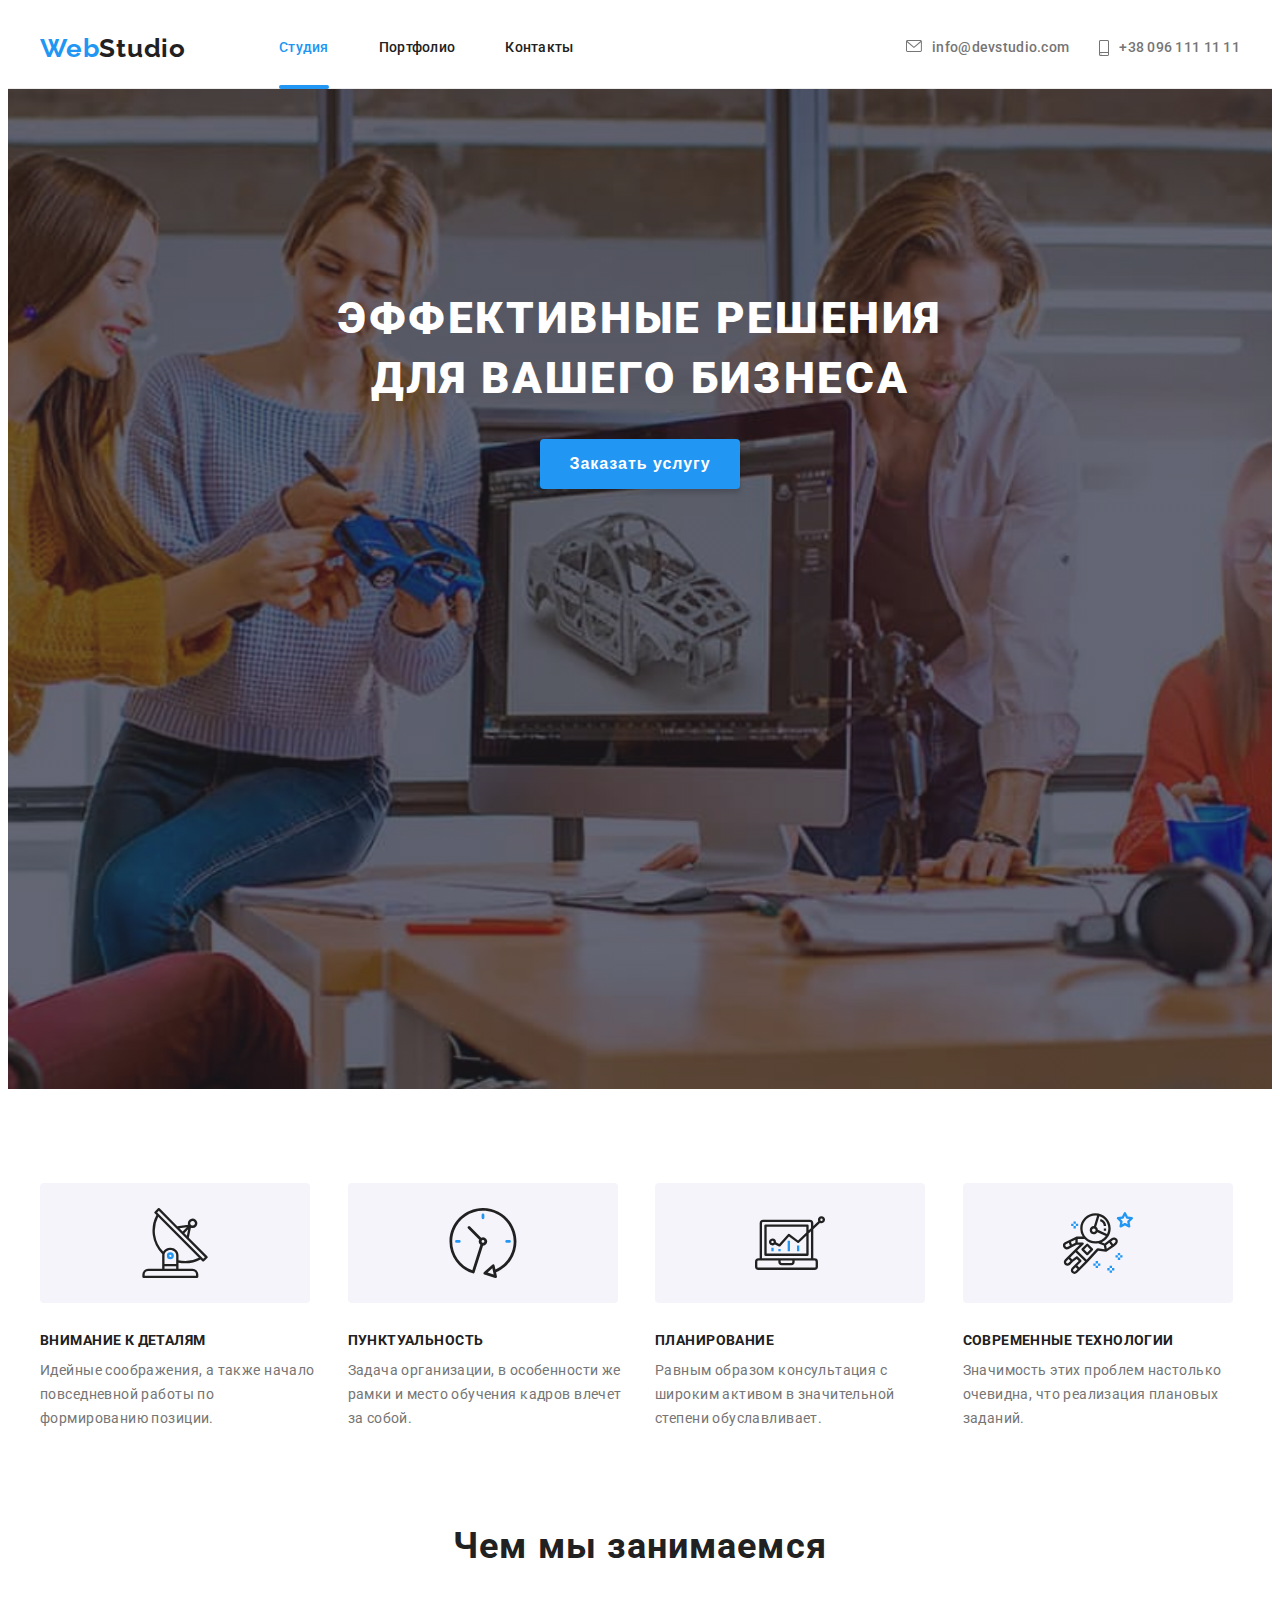
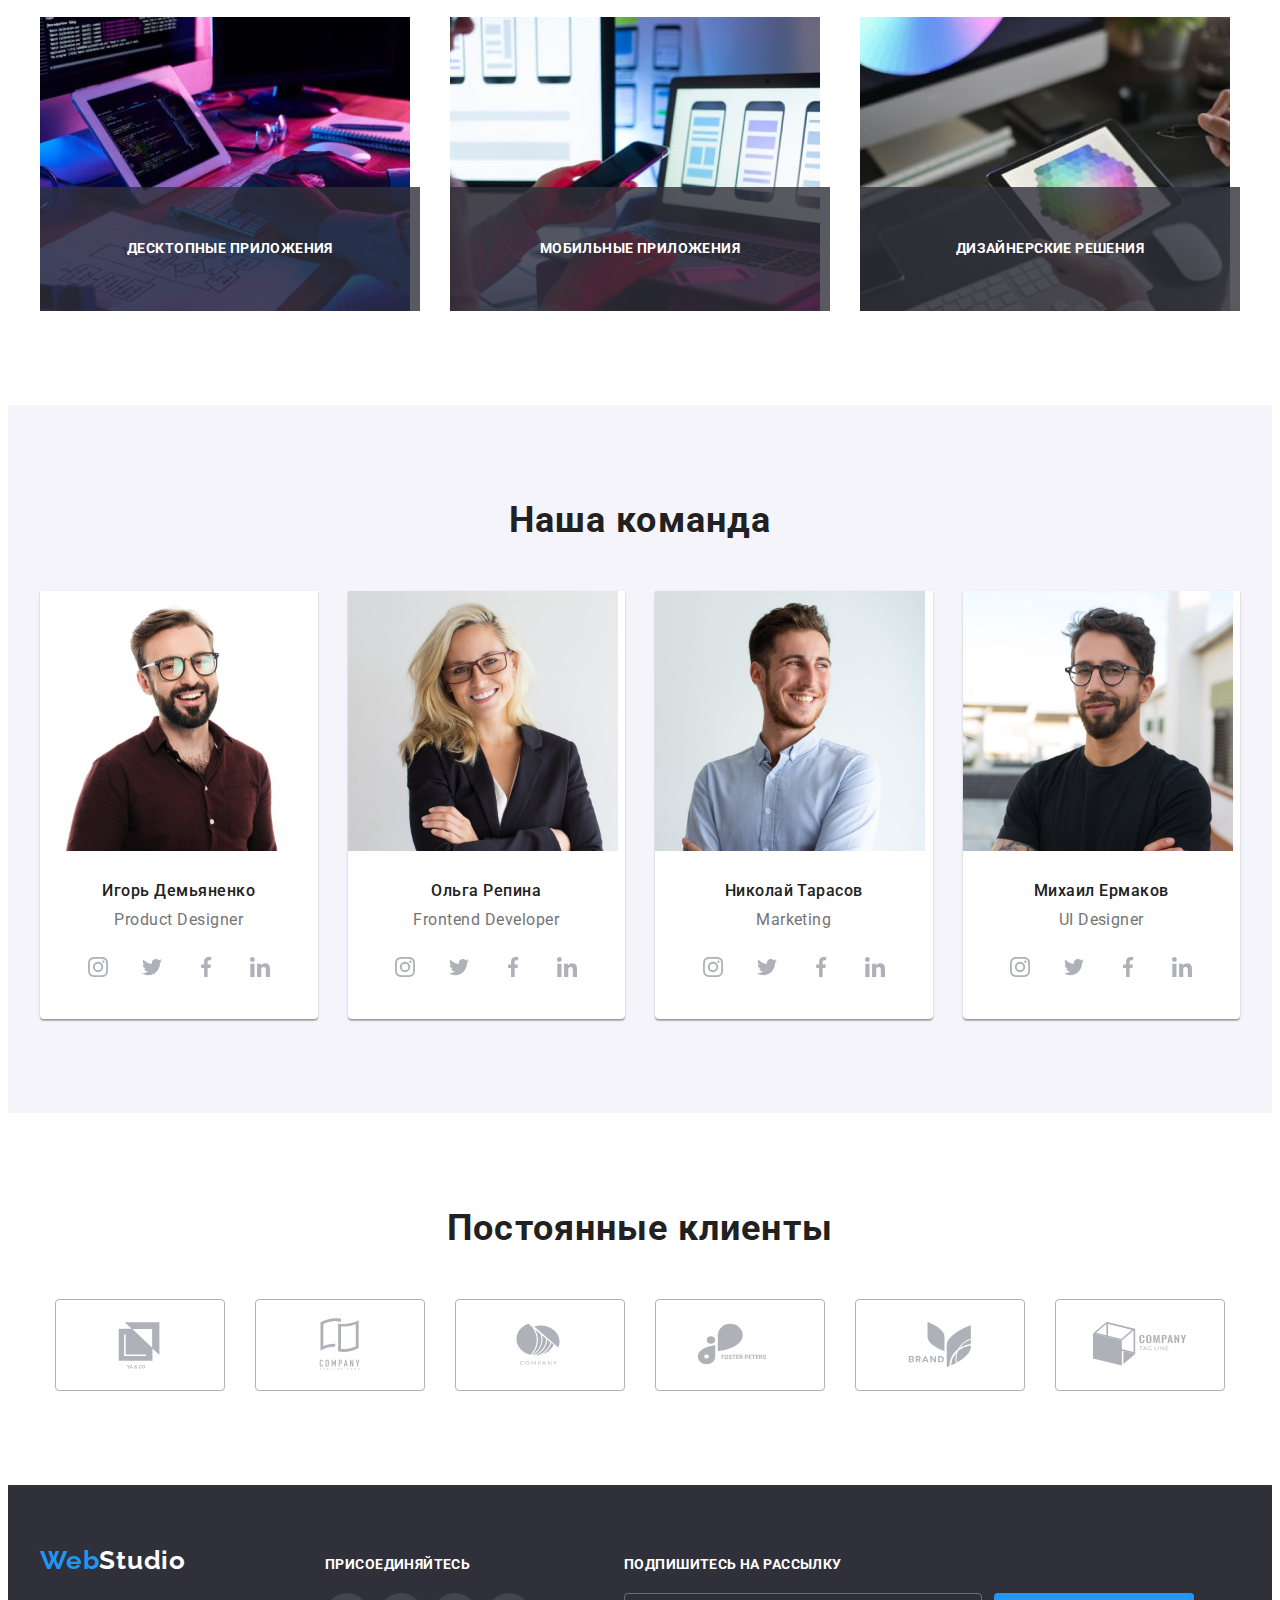
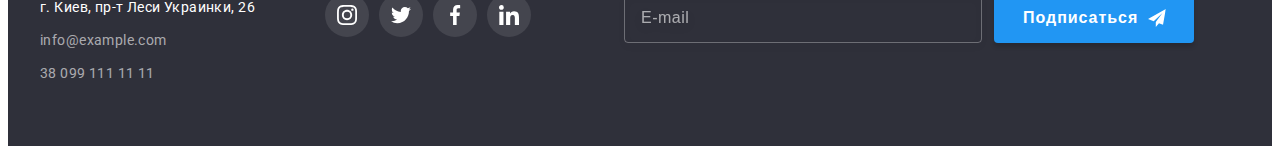
<file: index.html>
<!DOCTYPE html>
<html lang="ru">
  <head>
    <meta charset="UTF-8" />
    <meta http-equiv="X-UA-Compatible" content="IE=edge" />
    <meta name="viewport" content="width=device-width, initial-scale=1.0" />
    <link rel="preconnect" href="https://fonts.googleapis.com" />
    <link rel="preconnect" href="https://fonts.gstatic.com" crossorigin />
    <link
      href="https://fonts.googleapis.com/css2?family=Raleway:wght@700&family=Roboto:wght@400;500;700;900&display=swap"
      rel="stylesheet"
    />
    <title>WebStudio</title>
    <link
      rel="stylesheet"
      href="https://cdnjs.cloudflare.com/ajax/libs/modern-normalize/1.1.0/modern-normalize.min.css"
      integrity="sha512-wpPYUAdjBVSE4KJnH1VR1HeZfpl1ub8YT/NKx4PuQ5NmX2tKuGu6U/JRp5y+Y8XG2tV+wKQpNHVUX03MfMFn9Q=="
      crossorigin="anonymous"
      referrerpolicy="no-referrer"
    />
    <link rel="stylesheet" href="./css/main.min.css" />
  </head>
  <body>
    <!-- Header -->
    <header class="header">
      <div class="container">
        <a class="link logo header__logo" href="./index.html" lang="en"
          >Web<span class="header__logo-part">Studio</span></a
        >
        <nav class="header-navigation">
          <ul class="list header-list">
            <li class="header-list__item">
              <a
                class="link header-list__link header-list__link--current"
                href="./index.html"
                >Студия</a
              >
            </li>
            <li class="header-list__item">
              <a class="link header-list__link" href="./portfolio.html"
                >Портфолио</a
              >
            </li>
            <li class="header-list__item">
              <a class="link header-list__link" href="">Контакты</a>
            </li>
          </ul>
        </nav>
        <ul class="list header-contact">
          <li class="header-contact__point">
            <a
              class="link header-contact__link"
              href="mailto:info@devstudio.com"
            >
              <svg class="header-contact__icon" width="16" height="12">
                <use href="./images/icons.svg#icon-mail"></use>
              </svg>
              info@devstudio.com</a
            >
          </li>
          <li class="header-contact__point">
            <a class="link header-contact__link" href="tel:+380961111111"
              ><svg class="header-contact__icon" width="10" height="16">
                <use href="./images/icons.svg#icon-smartphone"></use>
              </svg>
              +38 096 111 11 11</a
            >
          </li>
        </ul>
      </div>
    </header>

    <main>
      <!-- section 1 - Hero  -->
      <section class="hero">
        <div class="container">
          <h1 class="hero__title">
            Эффективные решения <br />
            для вашего бизнеса
          </h1>
          <button type="button" class="btn hero__btn" data-modal-open>
            Заказать услугу
          </button>
        </div>
      </section>
      <!-- Section 2 - Benefits -->
      <section class="benefits">
        <div class="container">
          <h2 class="section-title visually-hidden">Наши преимущества</h2>
          <ul class="benefits-list list">
            <li class="benefits-item">
              <div class="benefits-icon-block">
                <svg class="benefits-icon-logo" width="70" height="70">
                  <use href="./images/icons.svg#icon-antenna-1"></use>
                </svg>
              </div>
              <h3 class="benefits-title">Внимание к деталям</h3>
              <p class="benefits-item-content">
                Идейные соображения, а также начало повседневной работы по
                формированию позиции.
              </p>
            </li>
            <li class="benefits-item">
              <div class="benefits-icon-block">
                <svg class="benefits-icon-logo" width="70" height="70">
                  <use href="./images/icons.svg#icon-clock-1"></use>
                </svg>
              </div>
              <h3 class="benefits-title">Пунктуальность</h3>
              <p class="benefits-item-content">
                Задача организации, в особенности же рамки и место обучения
                кадров влечет за собой.
              </p>
            </li>
            <li class="benefits-item">
              <div class="benefits-icon-block">
                <svg class="benefits-icon-logo" width="70" height="70">
                  <use href="./images/icons.svg#icon-diagram-1"></use>
                </svg>
              </div>
              <h3 class="benefits-title">Планирование</h3>
              <p class="benefits-item-content">
                Равным образом консультация с широким активом в значительной
                степени обуславливает.
              </p>
            </li>
            <li class="benefits-item">
              <div class="benefits-icon-block">
                <svg class="benefits-icon-logo" width="70" height="70">
                  <use href="./images/icons.svg#icon-astronaut-1"></use>
                </svg>
              </div>
              <h3 class="benefits-title">Современные технологии</h3>
              <p class="benefits-item-content">
                Значимость этих проблем настолько очевидна, что реализация
                плановых заданий.
              </p>
            </li>
          </ul>
        </div>
      </section>
      <!-- Section 3 - Work - What are we doing -->
      <section class="work">
        <div class="container">
          <h2 class="section-title">Чем мы занимаемся</h2>
          <ul class="work-list list">
            <li class="work-item">
              <a class="link" href="">
                <img
                  src="./images/about_work_img_1.jpg"
                  alt="Программист работает с блок-схемой"
                  width="370"
                />
                <p class="work-cover-text">Десктопные приложения</p>
              </a>
            </li>
            <li class="work-item">
              <a class="link" href="">
                <img
                  src="./images/about_work_img_2.jpg"
                  alt="Программист работает над мобильным приложением"
                  width="370"
                />
                <p class="work-cover-text">Мобильные приложения</p>
              </a>
            </li>
            <li class="work-item">
              <a class="link" href="">
                <img
                  src="./images/about_work_img_3.jpg"
                  alt="Дизайнер работает с палитрой цветов на планшете"
                  width="370"
                />
                <p class="work-cover-text">Дизайнерские решения</p>
              </a>
            </li>
          </ul>
        </div>
      </section>
      <!-- Section 4 - Our team -->
      <section class="team">
        <div class="container">
          <h2 class="section-title">Наша команда</h2>
          <ul class="list team-list">
            <li class="team-item">
              <img
                class="team-img"
                src="./images/our_team_img_1.jpg"
                alt="Фотография Игоря Демьяненко"
                width="270"
              />
              <div class="team-description">
                <h3 class="team-item-title">Игорь Демьяненко</h3>
                <p class="team-item-profession" lang="en">Product Designer</p>
                <ul class="social-list list">
                  <li class="social-list__item">
                    <a href="" class="social-list__link link">
                      <svg class="social-list__icon" width="20" height="20">
                        <use href="./images/icons.svg#icon-instagram-1"></use>
                      </svg>
                    </a>
                  </li>
                  <li class="social-list__item">
                    <a href="" class="social-list__link link">
                      <svg class="social-list__icon" width="20" height="20">
                        <use href="./images/icons.svg#icon-twitter-1"></use>
                      </svg>
                    </a>
                  </li>
                  <li class="social-list__item">
                    <a href="" class="social-list__link link">
                      <svg class="social-list__icon" width="20" height="20">
                        <use href="./images/icons.svg#icon-facebook-1"></use>
                      </svg>
                    </a>
                  </li>
                  <li class="social-list__item">
                    <a href="" class="social-list__link link">
                      <svg class="social-list__icon" width="20" height="20">
                        <use href="./images/icons.svg#icon-linkedin-1"></use>
                      </svg>
                    </a>
                  </li>
                </ul>
              </div>
            </li>
            <li class="team-item">
              <img
                class="team-img"
                src="./images/our_team_img_2.jpg"
                alt="Фотография Ольги Репиной"
                width="270"
              />
              <div class="team-description">
                <h3 class="team-item-title">Ольга Репина</h3>
                <p class="team-item-profession" lang="en">Frontend Developer</p>
                <ul class="social-list list">
                  <li class="social-list__item">
                    <a href="" class="social-list__link link">
                      <svg class="social-list__icon" width="20" height="20">
                        <use href="./images/icons.svg#icon-instagram-1"></use>
                      </svg>
                    </a>
                  </li>
                  <li class="social-list__item">
                    <a href="" class="social-list__link link">
                      <svg class="social-list__icon" width="20" height="20">
                        <use href="./images/icons.svg#icon-twitter-1"></use>
                      </svg>
                    </a>
                  </li>
                  <li class="social-list__item">
                    <a href="" class="social-list__link link">
                      <svg class="social-list__icon" width="20" height="20">
                        <use href="./images/icons.svg#icon-facebook-1"></use>
                      </svg>
                    </a>
                  </li>
                  <li class="social-list__item">
                    <a href="" class="social-list__link link">
                      <svg class="social-list__icon" width="20" height="20">
                        <use href="./images/icons.svg#icon-linkedin-1"></use>
                      </svg>
                    </a>
                  </li>
                </ul>
              </div>
            </li>
            <li class="team-item">
              <img
                class="team-img"
                src="./images/our_team_img_3.jpg"
                alt="Фотография Николая Тарасова"
                width="270"
              />
              <div class="team-description">
                <h3 class="team-item-title">Николай Тарасов</h3>
                <p class="team-item-profession" lang="en">Marketing</p>
                <ul class="social-list list">
                  <li class="social-list__item">
                    <a href="" class="social-list__link link">
                      <svg class="social-list__icon" width="20" height="20">
                        <use href="./images/icons.svg#icon-instagram-1"></use>
                      </svg>
                    </a>
                  </li>
                  <li class="social-list__item">
                    <a href="" class="social-list__link link">
                      <svg class="social-list__icon" width="20" height="20">
                        <use href="./images/icons.svg#icon-twitter-1"></use>
                      </svg>
                    </a>
                  </li>
                  <li class="social-list__item">
                    <a href="" class="social-list__link link">
                      <svg class="social-list__icon" width="20" height="20">
                        <use href="./images/icons.svg#icon-facebook-1"></use>
                      </svg>
                    </a>
                  </li>
                  <li class="social-list__item">
                    <a href="" class="social-list__link link">
                      <svg class="social-list__icon" width="20" height="20">
                        <use href="./images/icons.svg#icon-linkedin-1"></use>
                      </svg>
                    </a>
                  </li>
                </ul>
              </div>
            </li>
            <li class="team-item">
              <img
                class="team-img"
                src="./images/our_team_img_4.jpg"
                alt="Фотография Михаила Ермакова"
                width="270"
              />
              <div class="team-description">
                <h3 class="team-item-title">Михаил Ермаков</h3>
                <p class="team-item-profession" lang="en">UI Designer</p>
                <ul class="social-list list">
                  <li class="social-list__item">
                    <a href="" class="social-list__link link">
                      <svg class="social-list__icon" width="20" height="20">
                        <use href="./images/icons.svg#icon-instagram-1"></use>
                      </svg>
                    </a>
                  </li>
                  <li class="social-list__item">
                    <a href="" class="social-list__link link">
                      <svg class="social-list__icon" width="20" height="20">
                        <use href="./images/icons.svg#icon-twitter-1"></use>
                      </svg>
                    </a>
                  </li>
                  <li class="social-list__item">
                    <a href="" class="social-list__link link">
                      <svg class="social-list__icon" width="20" height="20">
                        <use href="./images/icons.svg#icon-facebook-1"></use>
                      </svg>
                    </a>
                  </li>
                  <li class="social-list__item">
                    <a href="" class="social-list__link link">
                      <svg class="social-list__icon" width="20" height="20">
                        <use href="./images/icons.svg#icon-linkedin-1"></use>
                      </svg>
                    </a>
                  </li>
                </ul>
              </div>
            </li>
          </ul>
        </div>
      </section>

      <!-- Section 5 - Our clients -->
      <section class="clients">
        <div class="container">
          <h2 class="section-title">Постоянные клиенты</h2>
          <ul class="clients-list list">
            <li class="clients-item">
              <a href="" class="clients-link link">
                <svg class="clients-icon" width="106" height="60">
                  <use href="./images/icons.svg#icon-logo1"></use>
                </svg>
              </a>
            </li>
            <li class="clients-item">
              <a href="" class="clients-link link">
                <svg class="clients-icon" width="106" height="60">
                  <use href="./images/icons.svg#icon-logo2"></use>
                </svg>
              </a>
            </li>
            <li class="clients-item">
              <a href="" class="clients-link link">
                <svg class="clients-icon" width="106" height="60">
                  <use href="./images/icons.svg#icon-logo3"></use>
                </svg>
              </a>
            </li>
            <li class="clients-item">
              <a href="" class="clients-link link">
                <svg class="clients-icon" width="106" height="60">
                  <use href="./images/icons.svg#icon-logo4"></use>
                </svg>
              </a>
            </li>
            <li class="clients-item">
              <a href="" class="clients-link link">
                <svg class="clients-icon" width="106" height="60">
                  <use href="./images/icons.svg#icon-logo5"></use>
                </svg>
              </a>
            </li>
            <li class="clients-item">
              <a href="" class="clients-link link">
                <svg class="clients-icon" width="106" height="60">
                  <use href="./images/icons.svg#icon-logo6"></use>
                </svg>
              </a>
            </li>
          </ul>
        </div>
      </section>
    </main>

    <!-- Footer -->
    <footer class="footer">
      <div class="container">
        <div class="footer-adress">
          <a class="link logo footer-adress__logo" href="./index.html" lang="en"
            >Web<span class="footer-adress__logo-part">Studio</span></a
          >
          <address class="footer-contact">
            <ul class="list footer-list">
              <li class="footer-list__item">
                <a
                  class="link footer-list__address"
                  href="https://goo.gl/maps/MbrSrdM2JUGR9XBEA"
                  target="_blank"
                  rel="noopener noreferrer"
                  >г. Киев, пр-т Леси Украинки, 26
                </a>
              </li>
              <li class="footer-list__item">
                <a class="link footer-list__mail" href="mailto:info@example.com"
                  >info@example.com
                </a>
              </li>
              <li class="footer-list__item">
                <a class="link footer-list__tel" href="tel:+380991111111"
                  >38 099 111 11 11</a
                >
              </li>
            </ul>
          </address>
        </div>
        <div class="footer-social">
          <h3 class="footer-title">присоединяйтесь</h3>
          <ul class="social-list list">
            <li class="social-list__item">
              <a href="" class="social-list__link footer__social-list link">
                <svg class="social-list__icon" width="20" height="20">
                  <use href="./images/icons.svg#icon-instagram-1"></use>
                </svg>
              </a>
            </li>
            <li class="social-list__item">
              <a href="" class="social-list__link footer__social-list link">
                <svg class="social-list__icon" width="20" height="20">
                  <use href="./images/icons.svg#icon-twitter-1"></use>
                </svg>
              </a>
            </li>
            <li class="social-list__item">
              <a href="" class="social-list__link footer__social-list link">
                <svg class="social-list__icon" width="20" height="20">
                  <use href="./images/icons.svg#icon-facebook-1"></use>
                </svg>
              </a>
            </li>
            <li class="social-list__item">
              <a href="" class="social-list__link footer__social-list link">
                <svg class="social-list__icon" width="20" height="20">
                  <use href="./images/icons.svg#icon-linkedin-1"></use>
                </svg>
              </a>
            </li>
          </ul>
        </div>
        <div class="footer-subscription">
          <h3 class="footer-title">Подпишитесь на рассылку</h3>
          <form class="subscription-form">
            <input
              class="subscription-form__input"
              type="email"
              placeholder="E-mail"
              name="form-subscription"
              required
              id="form-subscription"
            />
            <button type="submit" class="btn subscription-form__btn">
              Подписаться
              <svg class="subscription-form__icon-send" width="24" height="24">
                <use href="./images/icons.svg#icon-send"></use>
              </svg>
            </button>
          </form>
        </div>
      </div>
    </footer>

    <!-- Modal window -->
    <div class="backdrop is-hidden" data-modal>
      <div class="modal">
        <button type="button" class="modal__btn-close" data-modal-close>
          <svg class="modal__icon-close" width="18" height="18">
            <use href="./images/icons.svg#icon-close"></use>
          </svg>
        </button>
        <p class="modal__title">Оставьте свои данные, мы вам перезвоним</p>
        <form class="modal-form">
          <div class="modal-form__content">
            <label class="modal-form__input-text" for="form-user-name"
              >Имя</label
            >
            <div class="modal-form__input-wrap">
              <input
                class="modal-form__input"
                type="text"
                placeholder=""
                name="form-user-name"
                required
                minlength="3"
                id="form-user-name"
              />
              <svg class="modal-form__icon-input" width="18" height="18">
                <use href="./images/icons.svg#icon-person"></use>
              </svg>
            </div>
          </div>
          <div class="modal-form__content">
            <label class="modal-form__input-text" for="form-user-tel"
              >Телефон</label
            >
            <div class="modal-form__input-wrap">
              <input
                class="modal-form__input"
                type="text"
                placeholder=""
                name="form-user-tel"
                required
                minlength="3"
                id="form-user-tel"
              />
              <svg class="modal-form__icon-input" width="18" height="18">
                <use href="./images/icons.svg#icon-phone"></use>
              </svg>
            </div>
          </div>
          <div class="modal-form__content">
            <label class="modal-form__input-text" for="form-user-email"
              >Почта</label
            >
            <div class="modal-form__input-wrap">
              <input
                class="modal-form__input"
                type="text"
                placeholder=""
                name="form-user-email"
                required
                minlength="3"
                id="form-user-email"
              />
              <svg class="modal-form__icon-input" width="18" height="18">
                <use href="./images/icons.svg#icon-email"></use>
              </svg>
            </div>
          </div>
          <div class="modal-form__content-comment">
            <label class="modal-form__input-text" for="form-user-comment"
              >Комментарий</label
            >
            <textarea
              class="modal-form__user-comment"
              name="form-user-comment"
              id="form-user-comment"
              placeholder="Введите текст"
            ></textarea>
          </div>

          <div class="modal-form__content-check">
            <input
              type="checkbox"
              class="modal-form__checkbox visually-hidden"
              id="modal-check"
              name="privacy-check"
            />
            <label for="modal-check" class="modal-form__check-text">
              <span class="modal-form__check-icon">
                <svg class="modal-form__pic-check" width="16" height="15">
                  <use href="./images/icons.svg#icon-check"></use>
                </svg>
              </span>
              Соглашаюсь с рассылкой и принимаю&nbsp;
              <a class="modal-form__privacy-link" href="">Условия договора</a>
            </label>
          </div>

          <button type="submit" class="btn modal-form-send__btn">
            Отправить
          </button>
        </form>
      </div>
    </div>
    <!-- Scripts -->
    <script src="./js/modal.js"></script>
  </body>
</html>
</file>
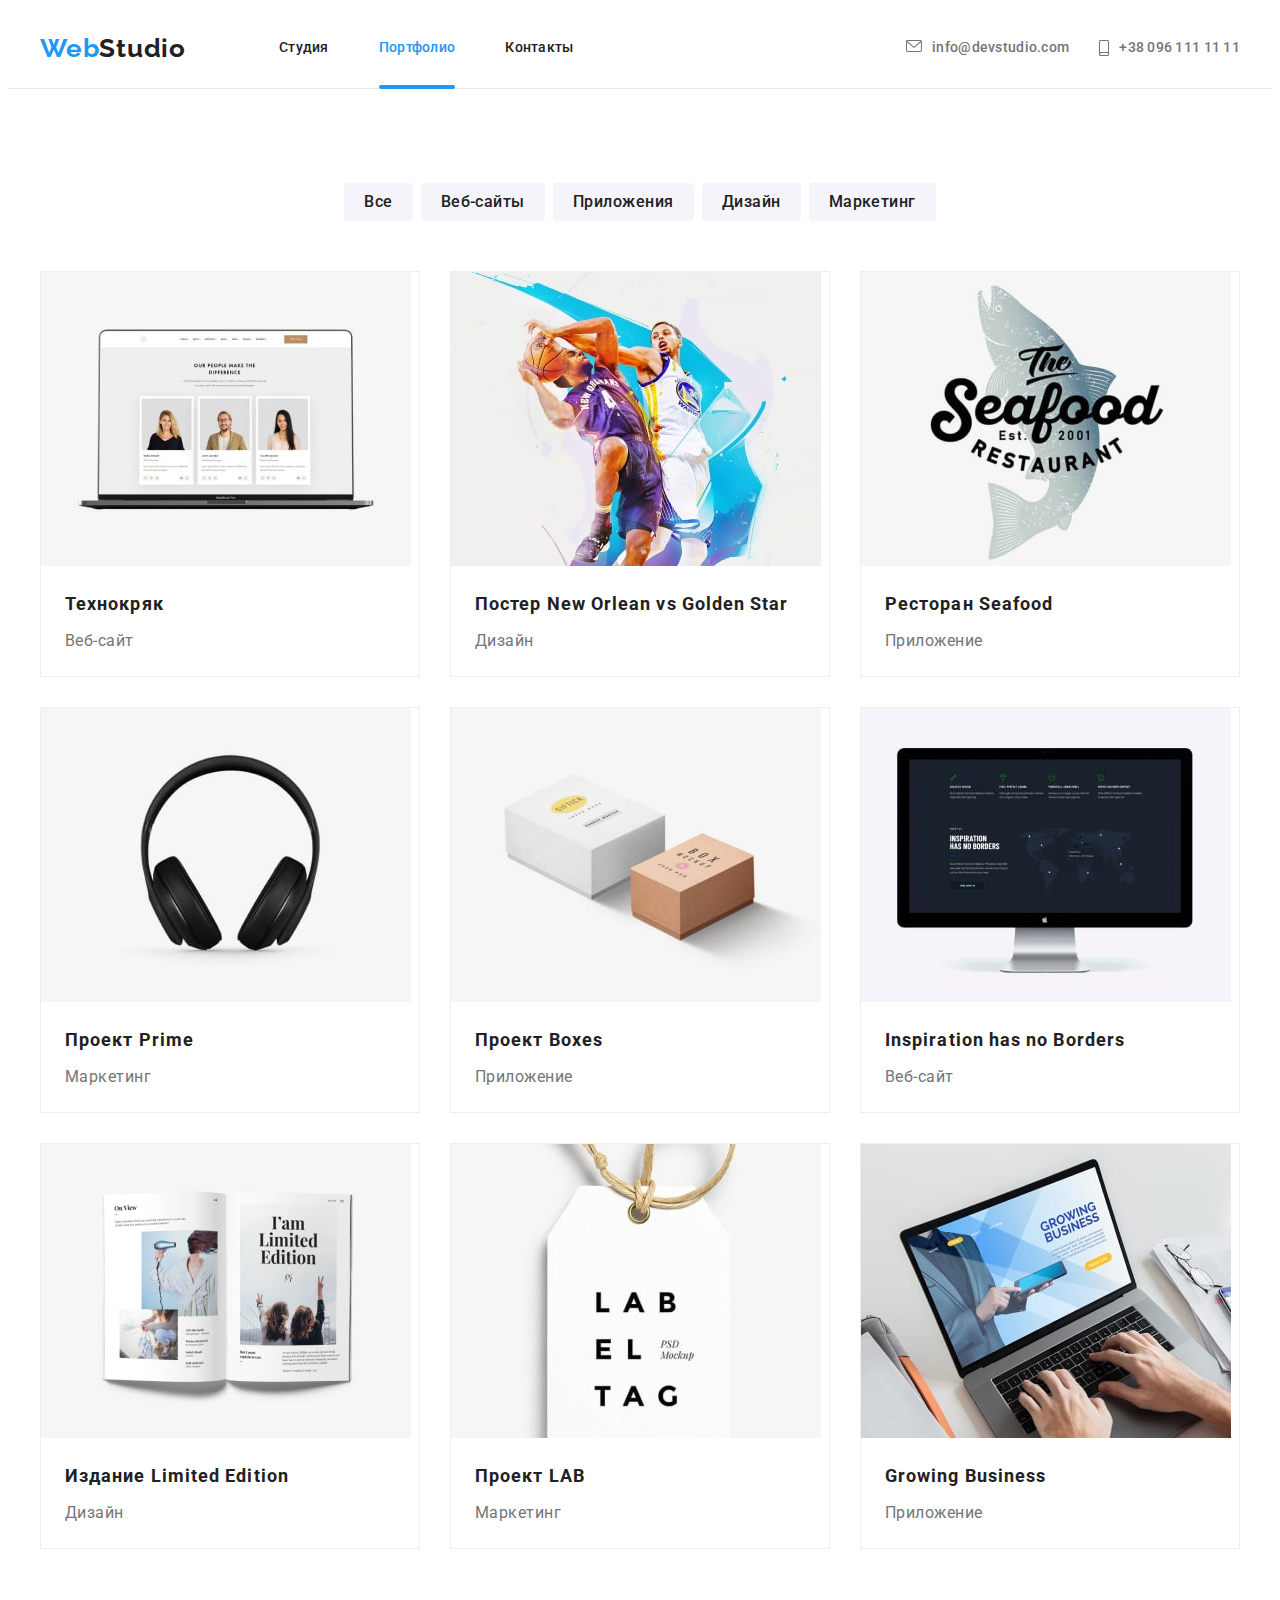
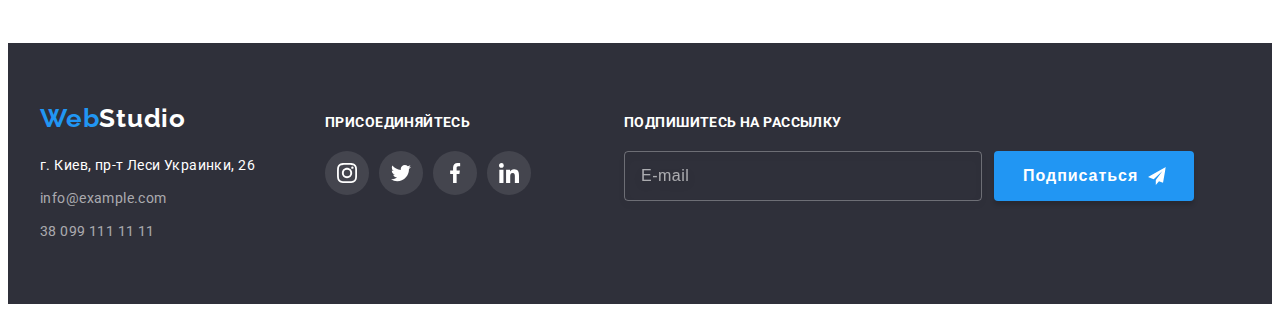
<file: portfolio.html>
<!DOCTYPE html>
<html lang="ru">
  <head>
    <meta charset="UTF-8" />
    <meta http-equiv="X-UA-Compatible" content="IE=edge" />
    <meta name="viewport" content="width=device-width, initial-scale=1.0" />
    <link rel="preconnect" href="https://fonts.googleapis.com" />
    <link rel="preconnect" href="https://fonts.gstatic.com" crossorigin />
    <link
      href="https://fonts.googleapis.com/css2?family=Raleway:wght@700&family=Roboto:wght@400;500;700;900&display=swap"
      rel="stylesheet"
    />
    <title>WebStudio</title>
    <link
      rel="stylesheet"
      href="https://cdnjs.cloudflare.com/ajax/libs/modern-normalize/1.1.0/modern-normalize.min.css"
      integrity="sha512-wpPYUAdjBVSE4KJnH1VR1HeZfpl1ub8YT/NKx4PuQ5NmX2tKuGu6U/JRp5y+Y8XG2tV+wKQpNHVUX03MfMFn9Q=="
      crossorigin="anonymous"
      referrerpolicy="no-referrer"
    />
    <link rel="stylesheet" href="./css/main.min.css" />
  </head>
  <body>
    <!-- Header -->
    <header class="header">
      <div class="container">
        <a class="link logo header__logo" href="./index.html" lang="en"
          >Web<span class="header__logo-part">Studio</span></a
        >
        <nav class="header-navigation">
          <ul class="list header-list">
            <li class="header-list__item">
              <a class="link header-list__link" href="./index.html">Студия</a>
            </li>
            <li class="header-list__item">
              <a
                class="link header-list__link header-list__link--current"
                href="./portfolio.html"
                >Портфолио</a
              >
            </li>
            <li class="header-list__item">
              <a class="link header-list__link" href="">Контакты</a>
            </li>
          </ul>
        </nav>
        <ul class="list header-contact">
          <li class="header-contact__point">
            <a
              class="link header-contact__link"
              href="mailto:info@devstudio.com"
            >
              <svg class="header-contact__icon" width="16" height="12">
                <use href="./images/icons.svg#icon-mail"></use>
              </svg>
              info@devstudio.com</a
            >
          </li>
          <li class="header-contact__point">
            <a class="link header-contact__link" href="tel:+380961111111"
              ><svg class="header-contact__icon" width="10" height="16">
                <use href="./images/icons.svg#icon-smartphone"></use>
              </svg>
              +38 096 111 11 11</a
            >
          </li>
        </ul>
      </div>
    </header>

    <main>
      <!-- Section 1 part 1 - Portfolio list  -->
      <section class="portfolio">
        <div class="container">
          <h2 class="section-title visually-hidden">Наши работы</h2>
          <ul class="pf-type-list">
            <li class="pf-type-item">
              <button type="button" class="pf-type-btn">Все</button>
            </li>
            <li class="pf-type-item">
              <button type="button" class="pf-type-btn">Веб-сайты</button>
            </li>
            <li class="pf-type-item">
              <button type="button" class="pf-type-btn">Приложения</button>
            </li>
            <li class="pf-type-item">
              <button type="button" class="pf-type-btn">Дизайн</button>
            </li>
            <li class="pf-type-item">
              <button type="button" class="pf-type-btn">Маркетинг</button>
            </li>
          </ul>

          <!-- Section 1 part 2 - Portfolio list of work  -->
          <ul class="pf-list">
            <li class="list pf-item-list">
              <a class="link pf-item-link" href="">
                <div class="pf-hover-wrap">
                  <img
                    src="./images/portfolio/portfolio-gallery-1.jpg"
                    alt="Изображение примера с портфолио"
                    width="370"
                  />
                  <p class="pf-hover-text">
                    Ресурс предлагает комплексные предложения с разным уровнем
                    функционала и сервисов. Все это позволит посетителю получить
                    исчерпывающие сведения о компании или частном лице.
                  </p>
                </div>
                <div class="pf-list-description">
                  <h3 class="pf-item-title">Технокряк</h3>
                  <p class="pf-item-type">Веб-сайт</p>
                </div>
              </a>
            </li>
            <li class="list pf-item-list">
              <a class="link pf-item-link" href=""
                ><div class="pf-hover-wrap">
                  <img
                    src="./images/portfolio/portfolio-gallery-2.jpg"
                    alt="Изображение примера с портфолио"
                    width="370"
                  />
                  <p class="pf-hover-text">
                    Ресурс предлагает комплексные предложения с разным уровнем
                    функционала и сервисов. Все это позволит посетителю получить
                    исчерпывающие сведения о компании или частном лице.
                  </p>
                </div>
                <div class="pf-list-description">
                  <h3 class="pf-item-title">
                    Постер <span lang="en">New Orlean vs Golden Star</span>
                  </h3>
                  <p class="pf-item-type">Дизайн</p>
                </div>
              </a>
            </li>
            <li class="list pf-item-list">
              <a class="link pf-item-link" href=""
                ><div class="pf-hover-wrap">
                  <img
                    src="./images/portfolio/portfolio-gallery-3.jpg"
                    alt="Изображение примера с портфолио"
                    width="370"
                  />
                  <p class="pf-hover-text">
                    Ресурс предлагает комплексные предложения с разным уровнем
                    функционала и сервисов. Все это позволит посетителю получить
                    исчерпывающие сведения о компании или частном лице.
                  </p>
                </div>
                <div class="pf-list-description">
                  <h3 class="pf-item-title">
                    Ресторан <span lang="en">Seafood</span>
                  </h3>
                  <p class="pf-item-type">Приложение</p>
                </div>
              </a>
            </li>
            <li class="list pf-item-list">
              <a class="link pf-item-link" href="">
                <div class="pf-hover-wrap">
                  <img
                    src="./images/portfolio/portfolio-gallery-4.jpg"
                    alt="Изображение примера с портфолио"
                    width="370"
                  />
                  <p class="pf-hover-text">
                    Ресурс предлагает комплексные предложения с разным уровнем
                    функционала и сервисов. Все это позволит посетителю получить
                    исчерпывающие сведения о компании или частном лице.
                  </p>
                </div>
                <div class="pf-list-description">
                  <h3 class="pf-item-title">
                    Проект <span lang="en">Prime</span>
                  </h3>
                  <p class="pf-item-type">Маркетинг</p>
                </div>
              </a>
            </li>
            <li class="list pf-item-list">
              <a class="link pf-item-link" href="">
                <div class="pf-hover-wrap">
                  <img
                    src="./images/portfolio/portfolio-gallery-5.jpg"
                    alt="Изображение примера с портфолио"
                    width="370"
                  />
                  <p class="pf-hover-text">
                    Ресурс предлагает комплексные предложения с разным уровнем
                    функционала и сервисов. Все это позволит посетителю получить
                    исчерпывающие сведения о компании или частном лице.
                  </p>
                </div>
                <div class="pf-list-description">
                  <h3 class="pf-item-title">
                    Проект <span lang="en">Boxes</span>
                  </h3>
                  <p class="pf-item-type">Приложение</p>
                </div>
              </a>
            </li>
            <li class="list pf-item-list">
              <a class="link pf-item-link" href=""
                ><div class="pf-hover-wrap">
                  <img
                    src="./images/portfolio/portfolio-gallery-6.jpg"
                    alt="Изображение примера с портфолио"
                    width="370"
                  />
                  <p class="pf-hover-text">
                    Ресурс предлагает комплексные предложения с разным уровнем
                    функционала и сервисов. Все это позволит посетителю получить
                    исчерпывающие сведения о компании или частном лице.
                  </p>
                </div>
                <div class="pf-list-description">
                  <h3 class="pf-item-title" lang="en">
                    Inspiration has no Borders
                  </h3>
                  <p class="pf-item-type">Веб-сайт</p>
                </div>
              </a>
            </li>
            <li class="list pf-item-list">
              <a class="link pf-item-link" href=""
                ><div class="pf-hover-wrap">
                  <img
                    src="./images/portfolio/portfolio-gallery-7.jpg"
                    alt="Изображение примера с портфолио"
                    width="370"
                  />
                  <p class="pf-hover-text">
                    Ресурс предлагает комплексные предложения с разным уровнем
                    функционала и сервисов. Все это позволит посетителю получить
                    исчерпывающие сведения о компании или частном лице.
                  </p>
                </div>
                <div class="pf-list-description">
                  <h3 class="pf-item-title">
                    Издание <span lang="en">Limited Edition</span>
                  </h3>
                  <p class="pf-item-type">Дизайн</p>
                </div>
              </a>
            </li>
            <li class="list pf-item-list">
              <a class="link pf-item-link" href=""
                ><div class="pf-hover-wrap">
                  <img
                    src="./images/portfolio/portfolio-gallery-8.jpg"
                    alt="Изображение примера с портфолио"
                    width="370"
                  />
                  <p class="pf-hover-text">
                    Ресурс предлагает комплексные предложения с разным уровнем
                    функционала и сервисов. Все это позволит посетителю получить
                    исчерпывающие сведения о компании или частном лице.
                  </p>
                </div>
                <div class="pf-list-description">
                  <h3 class="pf-item-title">
                    Проект <span lang="en">LAB</span>
                  </h3>
                  <p class="pf-item-type">Маркетинг</p>
                </div>
              </a>
            </li>
            <li class="list pf-item-list">
              <a class="link pf-item-link" href=""
                ><div class="pf-hover-wrap">
                  <img
                    src="./images/portfolio/portfolio-gallery-9.jpg"
                    alt="Изображение примера с портфолио"
                    width="370"
                  />
                  <p class="pf-hover-text">
                    Ресурс предлагает комплексные предложения с разным уровнем
                    функционала и сервисов. Все это позволит посетителю получить
                    исчерпывающие сведения о компании или частном лице.
                  </p>
                </div>
                <div class="pf-list-description">
                  <h3 class="pf-item-title" lang="en">Growing Business</h3>
                  <p class="pf-item-type">Приложение</p>
                </div>
              </a>
            </li>
          </ul>
        </div>
      </section>
    </main>

    <!-- Footer -->
    <footer class="footer">
      <div class="container">
        <div class="footer-adress">
          <a class="link logo footer-adress__logo" href="./index.html" lang="en"
            >Web<span class="footer-adress__logo-part">Studio</span></a
          >
          <address class="footer-contact">
            <ul class="list footer-list">
              <li class="footer-list__item">
                <a
                  class="link footer-list__address"
                  href="https://goo.gl/maps/MbrSrdM2JUGR9XBEA"
                  target="_blank"
                  rel="noopener noreferrer"
                  >г. Киев, пр-т Леси Украинки, 26
                </a>
              </li>
              <li class="footer-list__item">
                <a class="link footer-list__mail" href="mailto:info@example.com"
                  >info@example.com
                </a>
              </li>
              <li class="footer-list__item">
                <a class="link footer-list__tel" href="tel:+380991111111"
                  >38 099 111 11 11</a
                >
              </li>
            </ul>
          </address>
        </div>
        <div class="footer-social">
          <h3 class="footer-title">присоединяйтесь</h3>
          <ul class="social-list list">
            <li class="social-list__item">
              <a href="" class="social-list__link footer__social-list link">
                <svg class="social-list__icon" width="20" height="20">
                  <use href="./images/icons.svg#icon-instagram-1"></use>
                </svg>
              </a>
            </li>
            <li class="social-list__item">
              <a href="" class="social-list__link footer__social-list link">
                <svg class="social-list__icon" width="20" height="20">
                  <use href="./images/icons.svg#icon-twitter-1"></use>
                </svg>
              </a>
            </li>
            <li class="social-list__item">
              <a href="" class="social-list__link footer__social-list link">
                <svg class="social-list__icon" width="20" height="20">
                  <use href="./images/icons.svg#icon-facebook-1"></use>
                </svg>
              </a>
            </li>
            <li class="social-list__item">
              <a href="" class="social-list__link footer__social-list link">
                <svg class="social-list__icon" width="20" height="20">
                  <use href="./images/icons.svg#icon-linkedin-1"></use>
                </svg>
              </a>
            </li>
          </ul>
        </div>
        <div class="footer-subscription">
          <h3 class="footer-title">Подпишитесь на рассылку</h3>
          <form class="subscription-form">
            <input
              class="subscription-form__input"
              type="email"
              placeholder="E-mail"
              name="form-subscription"
              required
              id="form-subscription"
            />
            <button type="submit" class="btn subscription-form__btn">
              Подписаться
              <svg class="subscription-form__icon-send" width="24" height="24">
                <use href="./images/icons.svg#icon-send"></use>
              </svg>
            </button>
          </form>
        </div>
      </div>
    </footer>
  </body>
</html>
</file>
<file: css/main.min.css>
:root{--basic-text-color: #757575;--header-color: #212121;--accent-color: #2196f3;--first-title-color: #212121;--second-title-color: #ffffff;--typical-gap: 30px;--typical-padding: 94px;--social-link-fill: #afb1b8;--time-transition: 250ms;--typical-cubic: cubic-bezier(0.4, 0, 0.2, 1)}p,h1,h2,h3,h4,h5,h6{margin:0}ul{margin:0;padding-left:0}img{display:block;max-width:100%;height:auto}body{font-family:"Roboto",sans-serif;color:var(--basic-text-color)}.list,.pf-type-item{list-style:none}.link{text-decoration:none}.container{width:1200px;padding-left:15px;padding-right:15px;margin-left:auto;margin-right:auto}.visually-hidden{position:absolute;white-space:nowrap;width:1px;height:1px;overflow:hidden;border:0;padding:0;clip:rect(0 0 0 0);clip-path:inset(50%);margin:-1px}.is-hidden{visibility:hidden;opacity:0;pointer-events:none}.logo{font-family:"Raleway",sans-serif;font-weight:700;font-size:26px;line-height:1.19;letter-spacing:.03em;color:#2196f3}.backdrop{position:fixed;top:0;width:100%;height:100%;background-color:rgba(0,0,0,.2);transition:opacity var(--time-transition),visibility var(--time-transition)}.modal{position:absolute;top:50%;left:50%;transform:translate(-50%, -50%);width:528px;min-height:581px;padding:40px;background-color:#fff;box-shadow:0px 1px 3px rgba(0,0,0,.12),0px 1px 1px rgba(0,0,0,.14),0px 2px 1px rgba(0,0,0,.2);border-radius:4px;transition:transform var(--time-transition) var(--typical-cubic)}.backdrop.is-hidden .modal{transform:translate(-50%, -50%) scaleY(0.1)}.modal__title{font-weight:700;font-size:20px;line-height:1.15;text-align:center;letter-spacing:.03em;color:var(--first-title-color);margin-bottom:12px}.modal-form__content{margin-bottom:10px}.modal-form__input-wrap{position:relative}.modal-form__icon-input{position:absolute;left:12px;top:50%;transform:translateY(-50%);transition:fill var(--time-transition) var(--typical-cubic)}.modal-form__input:focus+.modal-form__icon-input,.modal-form__input:hover+.modal-form__icon-input{fill:var(--accent-color)}.modal-form__content-comment{margin-bottom:20px}.modal-form__content-check{margin-bottom:30px}.modal-form__input-text{display:block;margin-bottom:4px;font-weight:400;font-size:12px;line-height:1.17;letter-spacing:.01em;color:var(--basic-text-color)}.modal-form__input,.modal-form__user-comment{width:100%;height:40px;border:1px solid rgba(33,33,33,.2);box-sizing:border-box;border-radius:4px;background-color:rgba(0,0,0,0);transition:border var(--time-transition) var(--typical-cubic)}.modal-form__input:hover,.modal-form__input:focus,.modal-form__user-comment:hover,.modal-form__user-comment:focus{border:1px solid var(--accent-color)}.modal-form__input{padding-left:42px}.modal-form__user-comment{display:block;height:120px;resize:none;padding-top:12px;padding-bottom:12px;padding-left:16px;padding-right:16px}.modal-form__user-comment::placeholder{font-weight:400;font-size:12px;line-height:1.17;letter-spacing:.01em;color:rgba(117,117,117,.5)}.modal-form__check-text{display:flex;font-size:14px;line-height:1.71;letter-spacing:.03em;justify-content:center;align-items:center}.modal-form__checkbox:checked+.modal-form__check-text .modal-form__check-icon{background-color:var(--accent-color);border:none}.modal-form__check-text .modal-form__check-icon{display:flex;width:16px;height:15px;align-items:center;justify-content:center;margin-right:7px;border:2px solid #212121;border-radius:2px;transition:background-color var(--time-transition) var(--typical-cubic),fill var(--time-transition) var(--typical-cubic),border var(--time-transition) var(--typical-cubic)}.modal-form__privacy-link{color:var(--accent-color)}.section-title{font-size:36px;line-height:1.17;text-align:center;letter-spacing:.03em;color:var(--first-title-color);margin-bottom:50px}.btn{width:200px;height:50px;box-shadow:0px 4px 4px rgba(0,0,0,.15);border-radius:4px;border:none;font-weight:700;font-size:16px;line-height:1.88;letter-spacing:.06em;cursor:pointer}.hero__btn{padding-top:10px;padding-bottom:10px;color:var(--second-title-color);background-color:var(--accent-color);transition:background-color var(--time-transition) var(--typical-cubic)}.hero__btn:hover,.hero__btn:focus{background-color:#188ce8;outline:0px}.subscription-form__btn{display:flex;align-items:center;text-align:center;padding-top:10px;padding-bottom:10px;padding-left:29px;padding-right:28px;margin-left:12px;color:var(--second-title-color);background-color:#2196f3}.modal-form-send__btn{display:flex;align-items:center;justify-content:center;margin-left:auto;margin-right:auto;color:var(--second-title-color);background-color:var(--accent-color);transition:background-color var(--time-transition) var(--typical-cubic)}.modal-form-send__btn:hover,.modal-form-send__btn:focus{background-color:#188ce8}.modal__btn-close{position:absolute;display:flex;width:30px;height:30px;top:8px;right:8px;justify-content:center;align-items:center;border:1px solid rgba(0,0,0,.1);padding:0px;box-sizing:border-box;border-radius:50%;background-color:#fff;outline:0px;cursor:pointer;transition:fill var(--time-transition) var(--typical-cubic)}.modal__btn-close:hover,.modal__btn-close:focus{fill:var(--accent-color)}.social-list{display:flex;justify-content:center}.social-list__item:not(:last-child){margin-right:10px}.social-list__link{display:flex;width:44px;height:44px;border-radius:50%;align-items:center;justify-content:center;fill:var(--social-link-fill);background-color:#fff;transition:fill var(--time-transition) var(--typical-cubic),background-color var(--time-transition) var(--typical-cubic)}.social-list__link:hover,.social-list__link:focus{background-color:var(--accent-color);fill:var(--second-title-color);outline:0px}.header{border-bottom:1px solid #ececec}.header .container{display:flex;align-items:center}.header__logo{margin-right:93px}.header__logo-part{color:var(--first-title-color)}.header-list,.header-contact{display:flex;font-weight:500;font-size:14px;line-height:1.14;letter-spacing:.02em}.header-contact{margin-left:auto;align-items:center}.header-list__item:not(:first-child){margin-left:50px}.header-list__link{position:relative;display:block;padding-top:32px;padding-bottom:32px;color:var(--header-color);transition:color var(--time-transition) var(--typical-cubic)}.header-list__link:focus,.header-list__link:hover{color:var(--accent-color)}.link.header-list__link--current{color:var(--accent-color)}.link.header-list__link--current::after{content:"";display:block;position:absolute;width:100%;height:4px;bottom:-1px;background:var(--accent-color);border-radius:2px}.header-contact__point:last-child{margin-left:30px}.header-contact__link{display:flex;padding-top:32px;padding-bottom:32px;color:var(--basic-text-color);fill:currentColor;transition:color var(--time-transition) var(--typical-cubic)}.header-contact__link:focus,.header-contact__link:hover{color:var(--accent-color)}.header-contact__icon{margin-right:10px}.hero{max-width:1600px;height:600px;margin-left:auto;margin-right:auto;background-size:cover;background-position:center;background-image:linear-gradient(rgba(47, 48, 58, 0.4), rgba(47, 48, 58, 0.4)),url(../images/hero.jpg);background-repeat:no-repeat;background-color:#2f303a;text-align:center;padding-top:200px;padding-bottom:200px}.hero__title{font-weight:900;font-size:44px;line-height:1.36;text-transform:uppercase;letter-spacing:.06em;color:var(--second-title-color);margin-bottom:var(--typical-gap)}.benefits{padding-top:var(--typical-padding);padding-bottom:var(--typical-padding)}.benefits-icon-block{background-color:#f5f4fa;border-radius:4px;width:270px;height:120px;margin-bottom:var(--typical-gap);display:flex;align-items:center;justify-content:center}.benefits-title{font-size:14px;line-height:1.14;letter-spacing:.03em;text-transform:uppercase;color:var(--first-title-color);margin-bottom:10px}.benefits-list{display:flex;margin-left:calc(-1*var(--typical-gap))}.benefits-item{flex-basis:calc(25% - var(--typical-gap));margin-left:var(--typical-gap)}.benefits-item-content{font-size:14px;line-height:1.71;letter-spacing:.03em}.work{padding-top:0px;padding-bottom:var(--typical-padding)}.work-list{display:flex;margin-left:calc(-1*var(--typical-gap))}.work-item{position:relative;flex-basis:calc(33.3333333333% - var(--typical-gap));margin-left:var(--typical-gap)}.work-cover-text{position:absolute;display:flex;bottom:0;right:0;width:100%;height:70px;padding-top:27px;padding-bottom:27px;background-color:rgba(47,48,58,.8);font-weight:700;font-size:14px;line-height:1.14px;letter-spacing:.03em;text-transform:uppercase;align-items:center;justify-content:center;color:var(--second-title-color)}.team{padding-top:var(--typical-padding);padding-bottom:var(--typical-padding);background-color:#f5f4fa}.team-list{display:flex;flex-wrap:wrap;margin-left:calc(-1*var(--typical-gap))}.team-description{padding-top:var(--typical-gap);padding-bottom:var(--typical-gap)}.team-item{flex-basis:calc(25% - var(--typical-gap));margin-left:var(--typical-gap);background:#fff;box-shadow:0px 1px 3px rgba(0,0,0,.12),0px 1px 1px rgba(0,0,0,.14),0px 2px 1px rgba(0,0,0,.2);border-radius:0px 0px 4px 4px}.team-item-title{font-weight:500;font-size:16px;line-height:1.19;text-align:center;letter-spacing:.03em;color:var(--first-title-color);margin-bottom:10px}.team-item-profession{font-size:16px;line-height:1.19;text-align:center;letter-spacing:.03em;margin-bottom:16px}.clients{padding-top:var(--typical-padding);padding-bottom:var(--typical-padding)}.clients-list{display:flex;justify-content:center}.clients-item{display:flex}.clients-item:not(:last-child){margin-right:var(--typical-gap)}.clients-link{display:flex;width:170px;height:92px;border:1px solid #afb1b8;box-sizing:border-box;border-radius:4px;align-items:center;justify-content:center;fill:var(--social-link-fill);transition:border-color var(--time-transition) var(--typical-cubic);transition:fill var(--time-transition) var(--typical-cubic)}.clients-link:hover,.clients-link:focus{border-color:var(--accent-color);fill:var(--accent-color);outline:0px}.footer{background-color:#2f303a;padding-top:60px;padding-bottom:60px}.footer .container{display:flex}.footer-adress__logo{display:block;margin-bottom:20px}.footer-adress__logo-part{color:var(--second-title-color)}.footer-list__item{font-style:normal;font-weight:400;font-size:14px;line-height:1.71;letter-spacing:.03em}.footer-list__item:not(:last-child){margin-bottom:9px}.footer-list__address{color:#fff;transition:color var(--time-transition) var(--typical-cubic)}.footer-list__address:focus,.footer-list__address:hover{color:var(--accent-color)}.footer-list__mail,.footer-list__tel{color:rgba(255,255,255,.6);transition:color var(--time-transition) var(--typical-cubic)}.footer-list__mail:focus,.footer-list__mail:hover,.footer-list__tel:focus,.footer-list__tel:hover{color:var(--accent-color)}.footer-social{margin-left:70px;margin-top:12px}.footer-title{font-size:14px;line-height:1.14;letter-spacing:.03em;text-transform:uppercase;color:var(--second-title-color);margin-bottom:20px}.footer__social-list{fill:#fff;background-color:rgba(255,255,255,.1);transition:background-color var(--time-transition) var(--typical-cubic),fill var(--time-transition) var(--typical-cubic)}.footer-subscription{margin-left:93px;margin-top:12px}.subscription-form{display:flex}.subscription-form__input{width:358px;height:50px;padding-left:16px;padding-right:16px;padding-top:15px;padding-bottom:15px;font-size:16px;line-height:1.25;letter-spacing:.03em;color:rgba(255,255,255,.6);border:1px solid rgba(255,255,255,.3);box-sizing:border-box;filter:drop-shadow(0px 4px 4px rgba(0, 0, 0, 0.15));border-radius:4px;background-color:rgba(0,0,0,0)}.subscription-form__input::placeholder{font-size:16px;line-height:1.25;letter-spacing:.03em;color:rgba(255,255,255,.6)}.subscription-form__icon-send{margin-left:10px}.portfolio{padding-top:var(--typical-padding);padding-bottom:var(--typical-padding)}.pf-type-list{display:flex;justify-content:center;margin-bottom:50px}.pf-type-item:not(:first-child){margin-left:8px}.pf-type-btn{font-family:"Roboto",sans-serif;font-weight:500;font-size:16px;line-height:1.62;text-align:center;cursor:pointer;letter-spacing:.03em;color:var(--first-title-color);background:#f5f4fa;border-radius:4px;border-style:none;padding-top:6px;padding-bottom:6px;padding-left:20px;padding-right:20px;transition:color var(--time-transition) var(--typical-cubic),background-color var(--time-transition) var(--typical-cubic),box-shadow var(--time-transition) var(--typical-cubic)}.pf-type-btn:focus,.pf-type-btn:hover{color:var(--second-title-color);background-color:var(--accent-color);box-shadow:0px 3px 1px rgba(0,0,0,.1),0px 1px 2px rgba(0,0,0,.08),0px 2px 2px rgba(0,0,0,.12);outline:0px}.pf-list{display:flex;flex-wrap:wrap;margin-left:calc(-1*var(--typical-gap));margin-bottom:calc(-1*var(--typical-gap))}.pf-item-list{flex-basis:calc(33.3333333333% - var(--typical-gap));margin-left:var(--typical-gap);margin-bottom:var(--typical-gap);background:#fff;border:1px solid #eee;box-sizing:border-box;transition:box-shadow var(--time-transition) var(--typical-cubic)}.pf-item-list:focus,.pf-item-list:hover{box-shadow:0px 1px 1px rgba(0,0,0,.12),0px 4px 4px rgba(0,0,0,.06),1px 4px 6px rgba(0,0,0,.16)}.pf-hover-wrap{position:relative;overflow:hidden}.pf-hover-text{position:absolute;top:0;left:0;height:100%;font-weight:400;font-size:18px;line-height:1.56;letter-spacing:.03em;color:#fff;background:rgba(33,150,243,.9);padding-top:63px;padding-bottom:63px;padding-left:24px;padding-right:24px;transform:translateY(100%);transition:transform var(--time-transition) var(--typical-cubic)}.pf-item-list:hover .pf-hover-text{transform:translateY(0%)}.pf-list-description{padding-top:20px;padding-bottom:20px;padding-left:24px;padding-right:24px}.pf-item-title{font-size:18px;line-height:2;letter-spacing:.06em;color:var(--first-title-color);margin-bottom:4px}.pf-item-type{font-size:16px;line-height:1.88;letter-spacing:.03em;color:var(--basic-text-color)}/*# sourceMappingURL=main.min.css.map */
</file>
